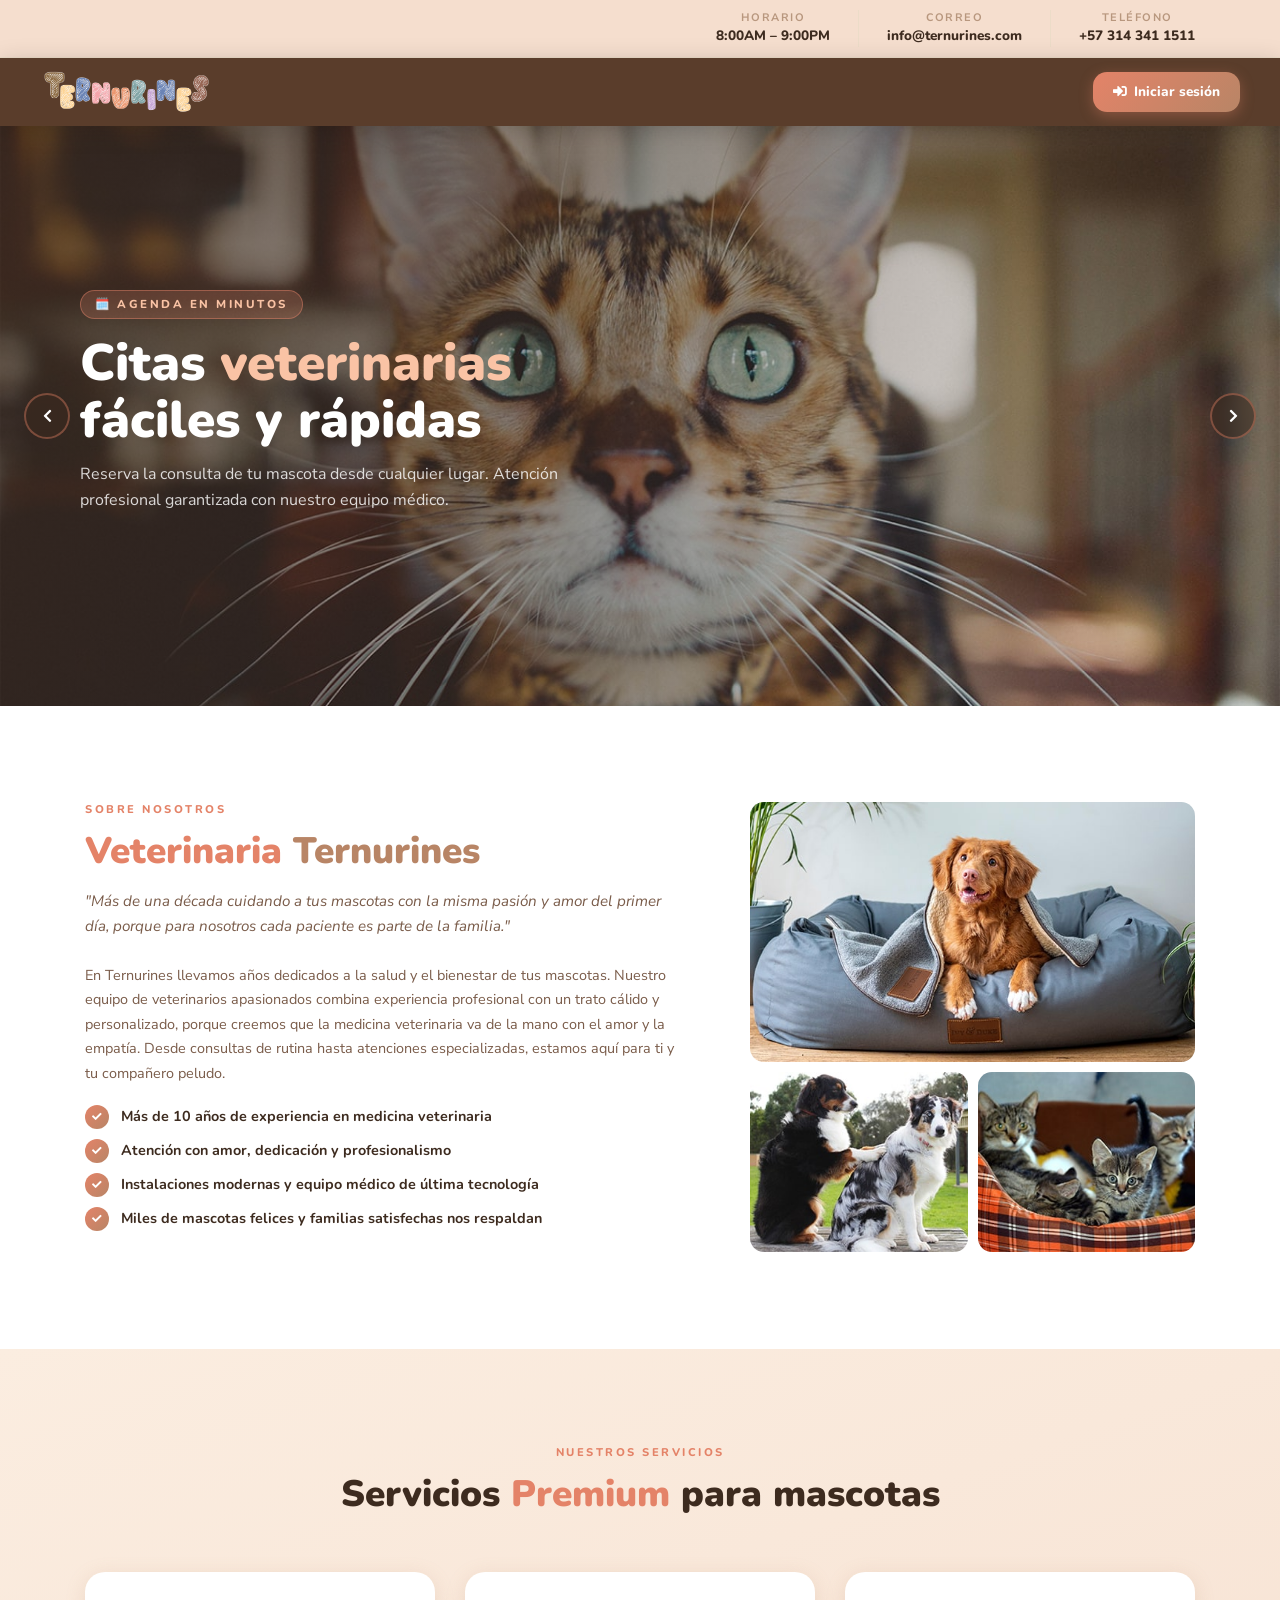
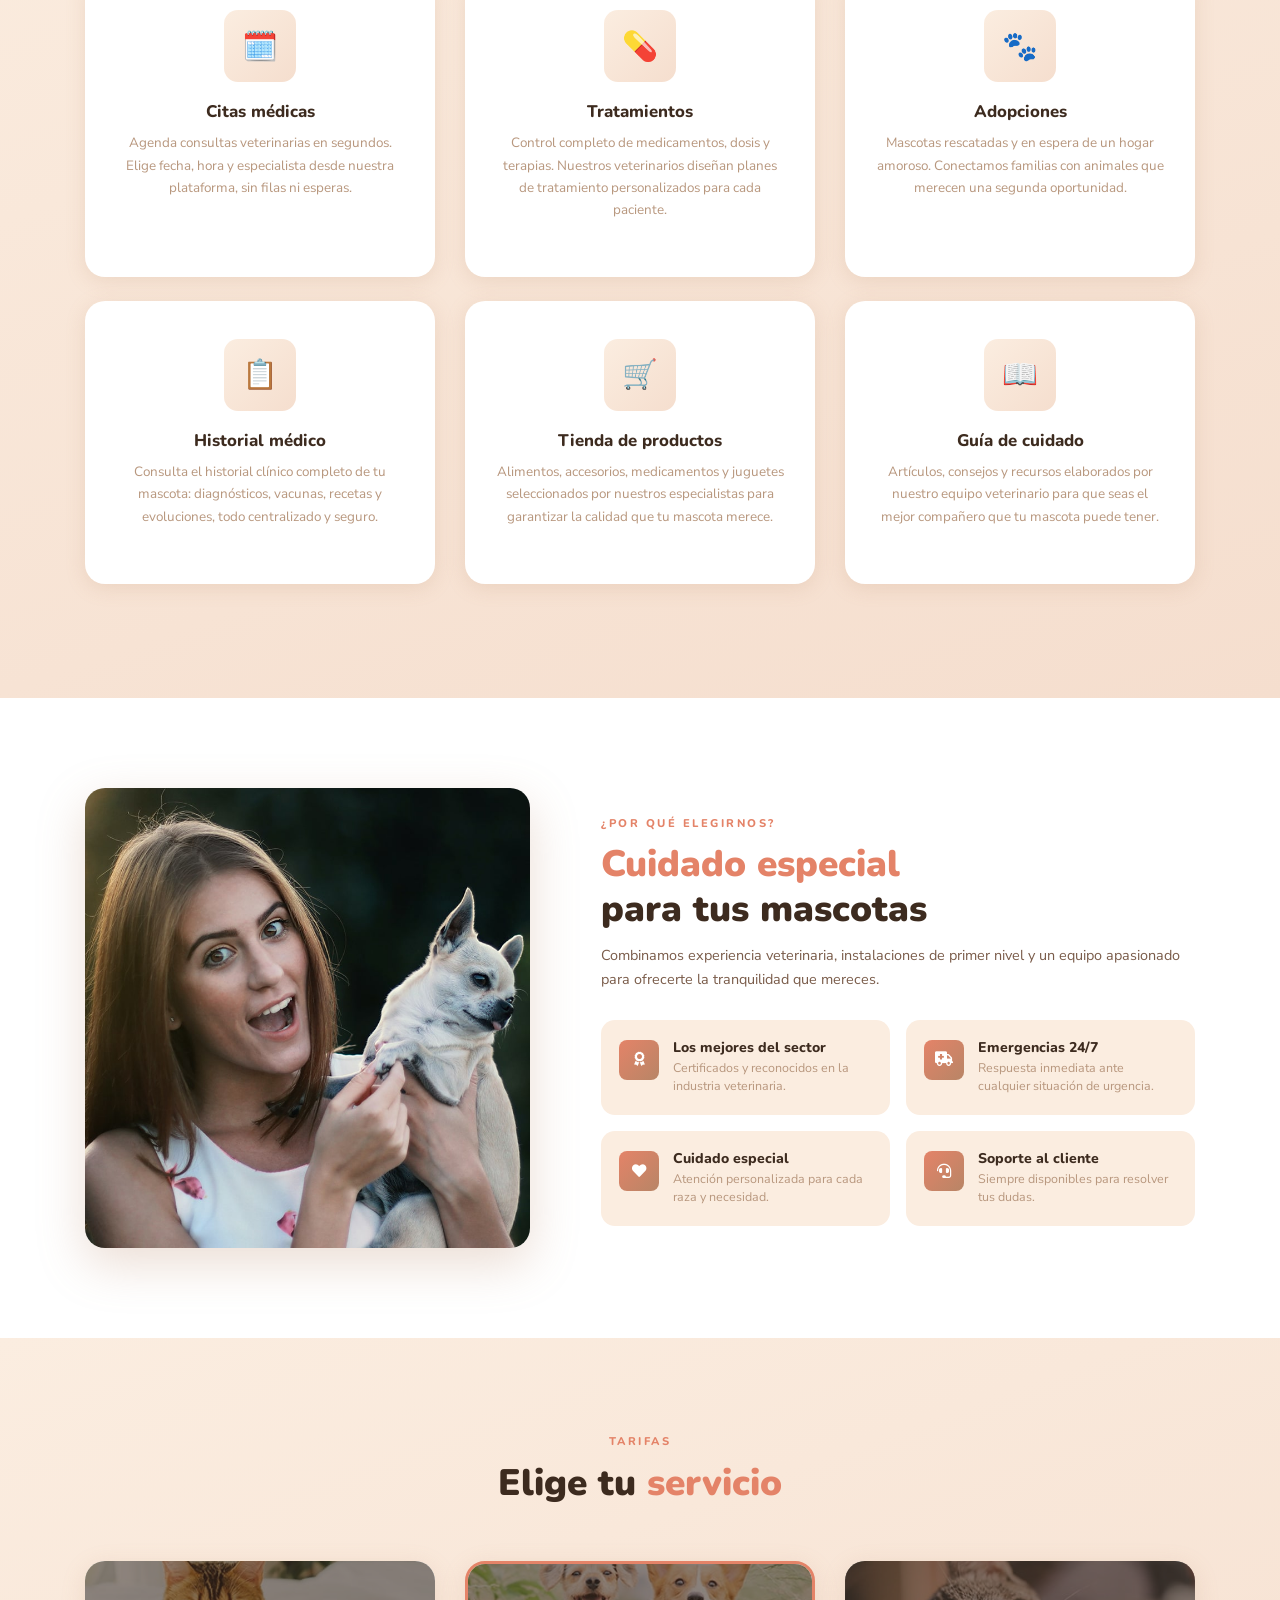
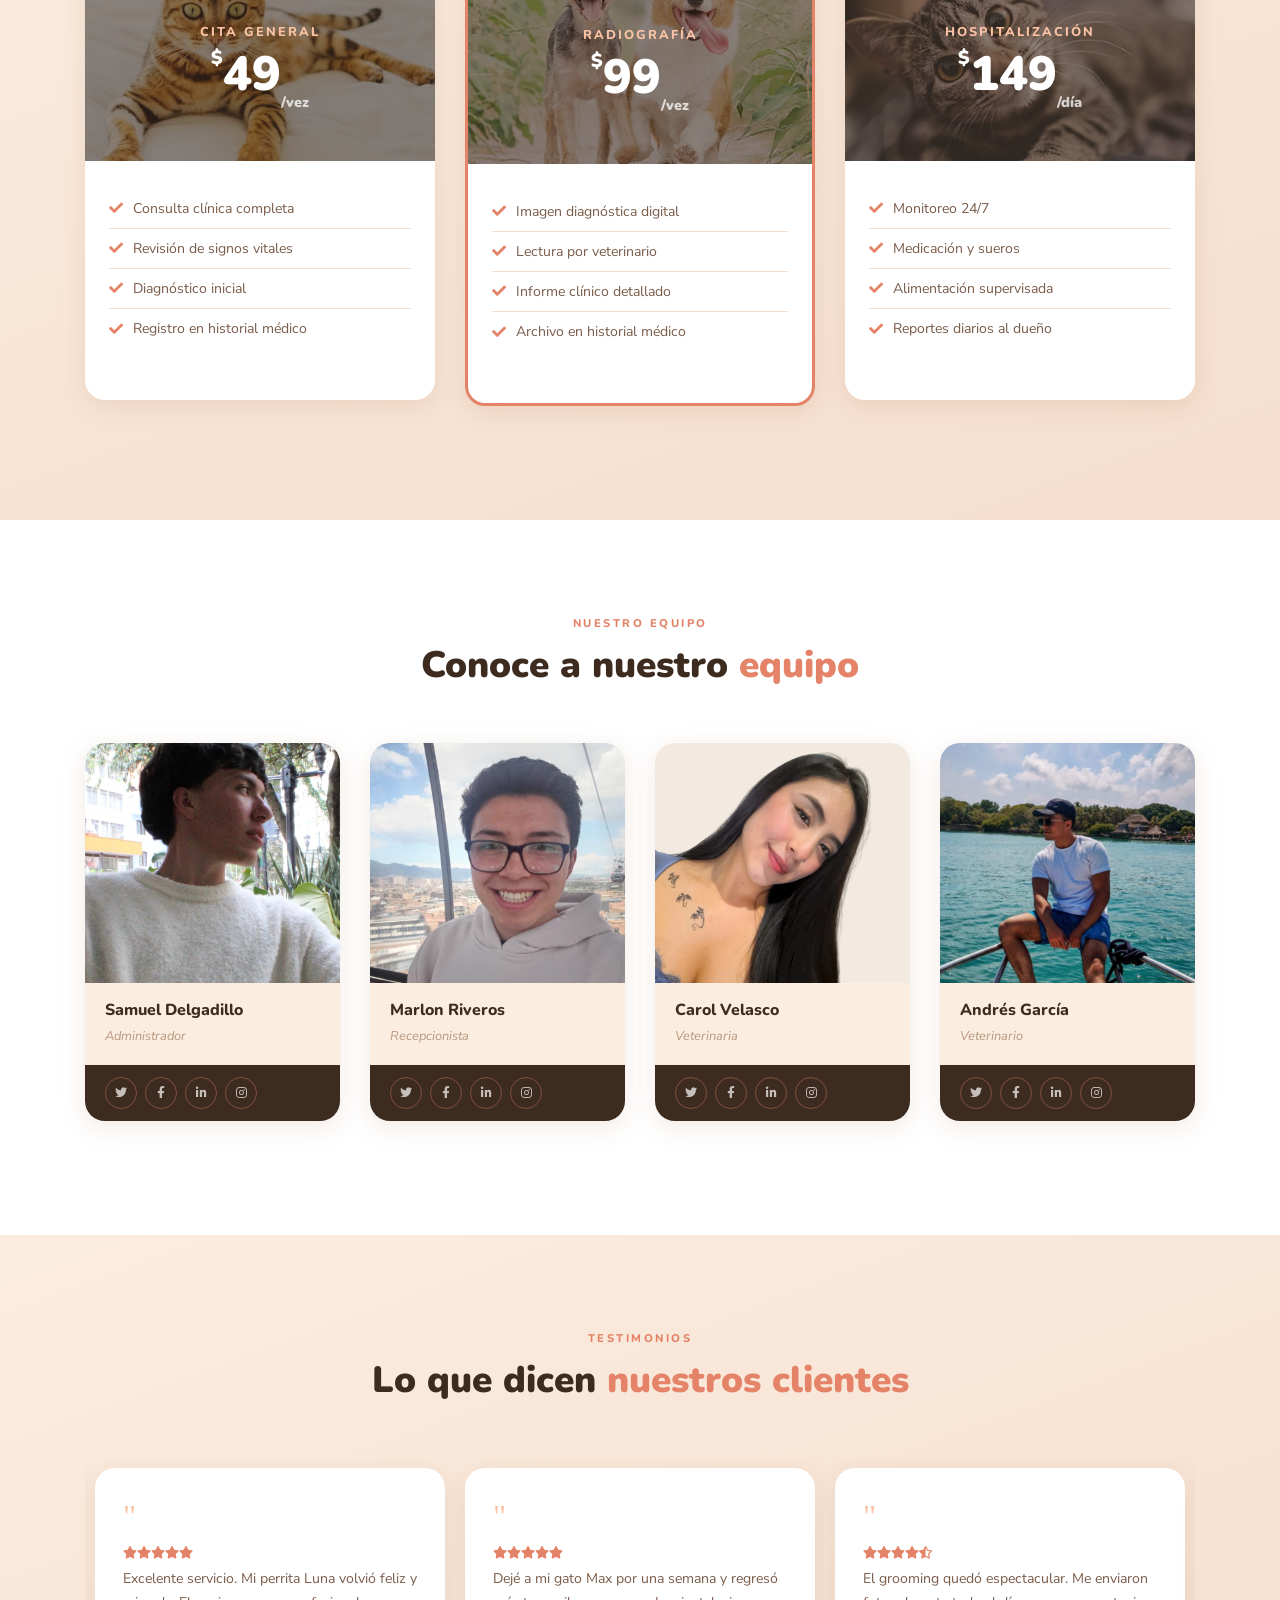
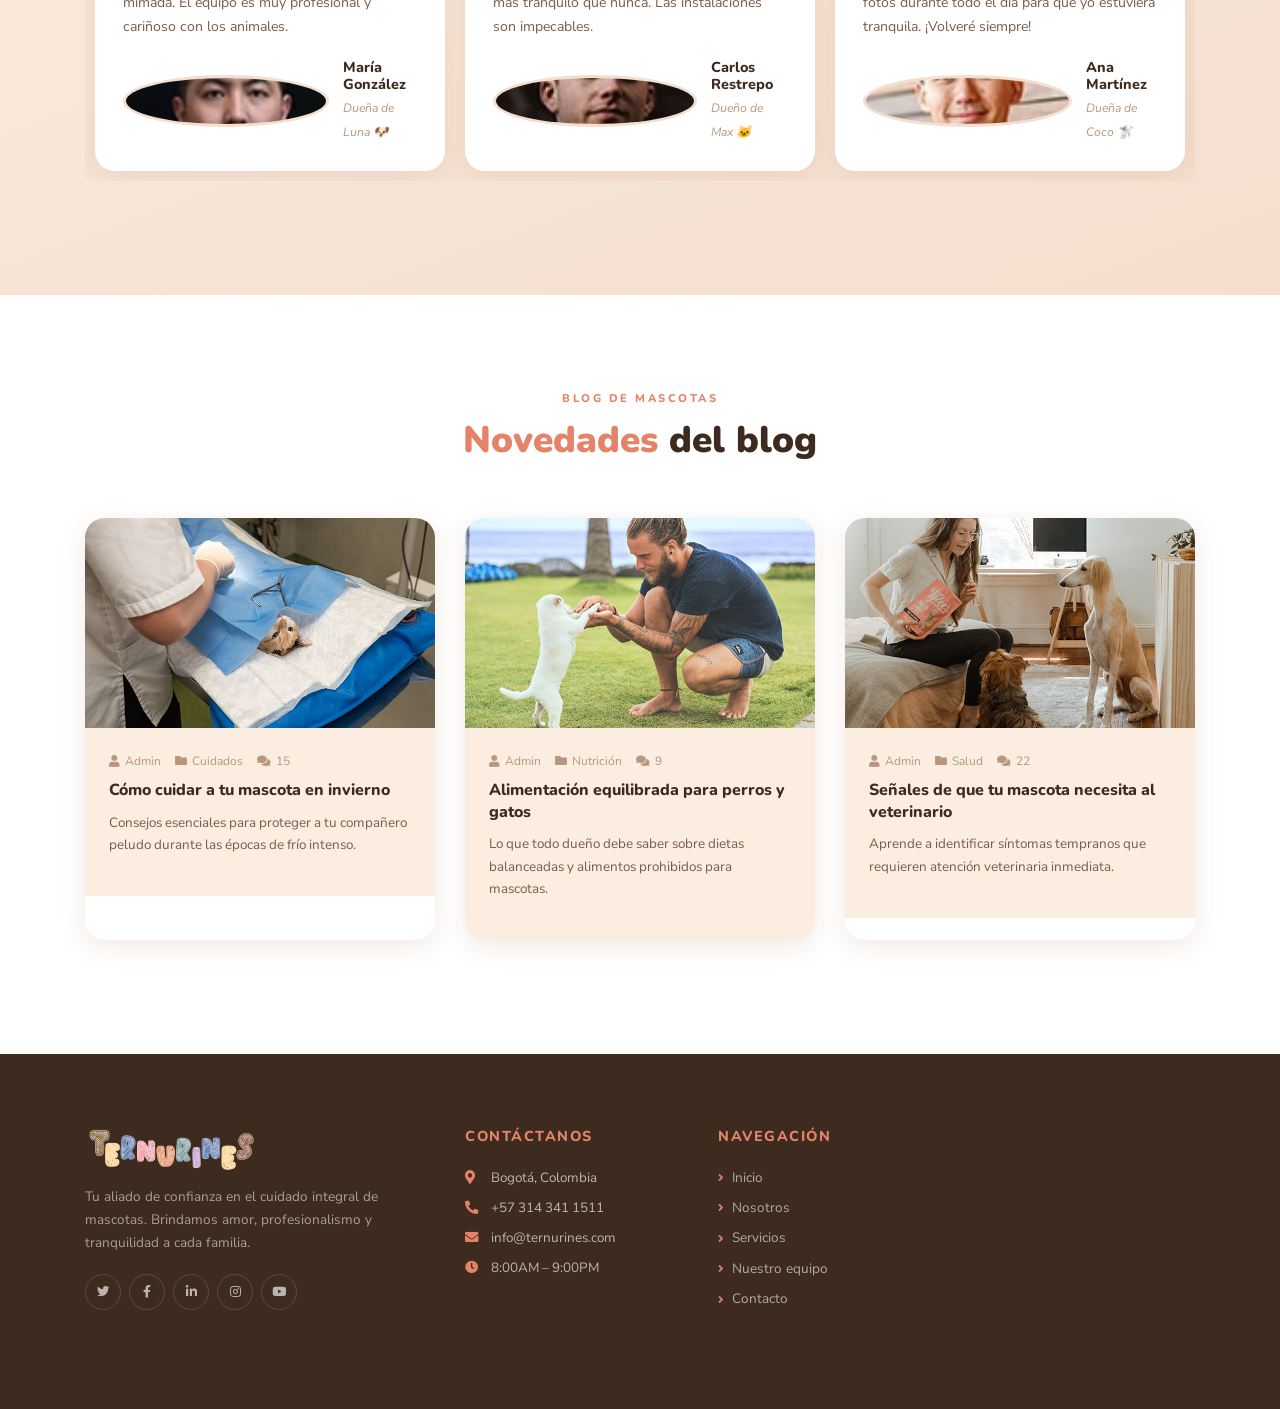
<file: ternurines/src/main/java/com/ternurines/view/index.html>
<!DOCTYPE html>
<html lang="es">
<head>
    <meta charset="utf-8">
    <title>Ternurines — HOME</title>
    <meta content="width=device-width, initial-scale=1.0" name="viewport">

    <!-- Google Fonts -->
    <link href="https://fonts.googleapis.com/css2?family=Nunito:wght@400;600;700;800;900&family=Nunito+Sans:wght@400;600;700&display=swap" rel="stylesheet">
    <!-- Font Awesome -->
    <link href="https://cdnjs.cloudflare.com/ajax/libs/font-awesome/5.10.0/css/all.min.css" rel="stylesheet">
    <!-- Bootstrap (solo grid y utilidades base) -->
    <link href="https://stackpath.bootstrapcdn.com/bootstrap/4.4.1/css/bootstrap.min.css" rel="stylesheet">
    <!-- Owl Carousel -->
    <link href="https://cdnjs.cloudflare.com/ajax/libs/OwlCarousel2/2.3.4/assets/owl.carousel.min.css" rel="stylesheet">

    <link rel="icon" type="image/png" href="img/jirafa.png">

    <style>
        /* ══════════════════════════════════════════════
           SISTEMA DE DISEÑO — TERNURINES
        ══════════════════════════════════════════════ */
        :root {
            --cream:       #fbede0;
            --cream-mid:   #f5dece;
            --cream-deep:  #ecdcc8;
            --salmon:      #fac3a5;
            --terracota:   #e48368;
            --terracota-d: #c9664d;
            --brown:       #b88566;
            --olive:       #ac9f7c;
            --white:       #ffffff;
            --dark:        #3d2b1f;
            --dark-mid:    #5a3d2b;
            --text-mid:    #7a5c4a;
            --text-light:  #b8977e;
            --shadow:      rgba(184,133,102,0.18);
            --shadow-md:   rgba(184,133,102,0.28);
            --navbar-h:    68px;
            --radius-sm:   8px;
            --radius-md:   14px;
            --radius-lg:   20px;
        }

        *, *::before, *::after { box-sizing: border-box; }

        html { scroll-behavior: smooth; }

        body {
            font-family: 'Nunito Sans', sans-serif;
            background: var(--white);
            color: var(--dark);
            overflow-x: hidden;
        }

        h1, h2, h3, h4, h5, h6 {
            font-family: 'Nunito', sans-serif;
        }

        /* ── Scrollbar ── */
        ::-webkit-scrollbar { width: 7px; }
        ::-webkit-scrollbar-track { background: var(--cream); }
        ::-webkit-scrollbar-thumb { background: var(--salmon); border-radius: 99px; }

        /* ══════════════════════════════════════════════
           TOPBAR
        ══════════════════════════════════════════════ */
        .topbar {
            background: var(--dark);
            padding: 10px 0;
        }
        .topbar-links a {
            color: rgba(255,255,255,0.7);
            font-size: 0.8rem;
            font-weight: 600;
            text-decoration: none;
            margin: 0 12px;
            transition: color .2s;
        }
        .topbar-links a:hover { color: var(--salmon); }
        .topbar-links .sep { color: rgba(255,255,255,0.25); }
        .topbar-social a {
            color: rgba(255,255,255,0.6);
            font-size: 0.85rem;
            margin: 0 8px;
            transition: color .2s;
        }
        .topbar-social a:hover { color: var(--terracota); }

        /* ══════════════════════════════════════════════
           NAVBAR
        ══════════════════════════════════════════════ */
        .navbar-ternurines {
            position: sticky;
            top: 0;
            z-index: 999;
            background: var(--dark-mid);
            height: var(--navbar-h);
            display: flex;
            align-items: center;
            padding: 0 40px;
            box-shadow: 0 4px 24px rgba(0,0,0,0.18);
        }
        .navbar-brand-custom img {
            height: 44px;
            object-fit: contain;
        }
        .navbar-brand-custom .brand-fallback {
            font-family: 'Nunito', sans-serif;
            font-weight: 900;
            font-size: 1.6rem;
            color: var(--white);
        }
        .navbar-brand-custom .brand-fallback span { color: var(--terracota); }

        .nav-links {
            display: flex;
            align-items: center;
            gap: 4px;
            margin: 0 auto;
            list-style: none;
            padding: 0;
        }
        .nav-links a {
            font-family: 'Nunito', sans-serif;
            font-weight: 700;
            font-size: 0.88rem;
            color: rgba(255,255,255,0.75);
            text-decoration: none;
            padding: 8px 14px;
            border-radius: var(--radius-sm);
            transition: all .2s;
        }
        .nav-links a:hover,
        .nav-links a.active { color: var(--white); background: rgba(228,131,104,0.18); }

        .nav-links .dropdown { position: relative; }
        .nav-links .dropdown-menu-custom {
            display: none;
            position: absolute;
            top: calc(100% + 8px);
            left: 0;
            background: var(--dark);
            border-radius: var(--radius-md);
            padding: 8px;
            min-width: 160px;
            box-shadow: 0 12px 32px rgba(0,0,0,0.28);
            border: 1px solid rgba(255,255,255,0.08);
        }
        .nav-links .dropdown:hover .dropdown-menu-custom { display: block; }
        .nav-links .dropdown-menu-custom a {
            display: block;
            border-radius: var(--radius-sm);
            padding: 8px 14px;
            font-size: 0.84rem;
        }

        .navbar-info {
            display: flex;
            gap: 24px;
            align-items: center;
        }
        .navbar-info-item {
            text-align: right;
        }
        .navbar-info-item .label {
            font-size: 0.68rem;
            font-weight: 700;
            text-transform: uppercase;
            letter-spacing: 1.5px;
            color: var(--text-light);
            display: block;
        }
        .navbar-info-item .value {
            font-size: 0.8rem;
            font-weight: 700;
            color: rgba(255,255,255,0.85);
        }
        .navbar-divider {
            width: 1px;
            height: 32px;
            background: rgba(255,255,255,0.12);
        }
        .btn-quote {
            background: linear-gradient(135deg, var(--terracota), var(--brown));
            color: var(--white);
            font-family: 'Nunito', sans-serif;
            font-weight: 800;
            font-size: 0.85rem;
            border: none;
            border-radius: var(--radius-md);
            padding: 10px 20px;
            cursor: pointer;
            text-decoration: none;
            transition: all .22s;
            box-shadow: 0 4px 14px rgba(228,131,104,0.35);
            white-space: nowrap;
            margin-left: auto;
        }
        .btn-quote:hover {
            transform: translateY(-2px);
            box-shadow: 0 7px 20px rgba(228,131,104,0.45);
            color: var(--white);
            text-decoration: none;
        }

        /* ══════════════════════════════════════════════
           HERO / CAROUSEL
        ══════════════════════════════════════════════ */
        .hero-section { position: relative; overflow: hidden; }
        .hero-slide { position: relative; }
        .hero-slide img {
            width: 100%;
            height: 580px;
            object-fit: cover;
            display: block;
        }
        .hero-overlay {
            position: absolute;
            inset: 0;
            background: linear-gradient(110deg, rgba(61,43,31,0.72) 0%, rgba(61,43,31,0.3) 60%, transparent 100%);
            display: flex;
            align-items: center;
            padding: 0 80px;
        }
        .hero-content { max-width: 560px; }
        .hero-badge {
            display: inline-block;
            background: rgba(228,131,104,0.22);
            border: 1px solid rgba(228,131,104,0.45);
            color: var(--salmon);
            font-family: 'Nunito', sans-serif;
            font-weight: 800;
            font-size: 0.72rem;
            text-transform: uppercase;
            letter-spacing: 2.5px;
            padding: 5px 14px;
            border-radius: 99px;
            margin-bottom: 16px;
        }
        .hero-content h1 {
            font-weight: 900;
            font-size: 3.2rem;
            color: var(--white);
            line-height: 1.1;
            margin-bottom: 14px;
        }
        .hero-content h1 span { color: var(--salmon); }
        .hero-content p {
            color: rgba(255,255,255,0.82);
            font-size: 1rem;
            line-height: 1.6;
            margin-bottom: 28px;
        }
        .hero-btns { display: flex; gap: 12px; flex-wrap: wrap; }
        .btn-primary-t {
            background: linear-gradient(135deg, var(--terracota), var(--brown));
            color: var(--white);
            font-family: 'Nunito', sans-serif;
            font-weight: 800;
            font-size: 0.92rem;
            border: none;
            border-radius: var(--radius-md);
            padding: 13px 26px;
            cursor: pointer;
            text-decoration: none;
            transition: all .22s;
            box-shadow: 0 4px 18px rgba(228,131,104,0.4);
            display: inline-flex;
            align-items: center;
            gap: 8px;
        }
        .btn-primary-t:hover {
            transform: translateY(-2px);
            box-shadow: 0 8px 24px rgba(228,131,104,0.5);
            color: var(--white);
            text-decoration: none;
        }
        .btn-outline-t {
            background: rgba(255,255,255,0.1);
            backdrop-filter: blur(8px);
            color: var(--white);
            font-family: 'Nunito', sans-serif;
            font-weight: 800;
            font-size: 0.92rem;
            border: 2px solid rgba(255,255,255,0.45);
            border-radius: var(--radius-md);
            padding: 11px 26px;
            cursor: pointer;
            text-decoration: none;
            transition: all .22s;
            display: inline-flex;
            align-items: center;
            gap: 8px;
        }
        .btn-outline-t:hover {
            background: rgba(255,255,255,0.2);
            border-color: var(--white);
            color: var(--white);
            text-decoration: none;
        }

        /* Carousel controls */
        .carousel-ctrl {
            position: absolute;
            top: 50%;
            transform: translateY(-50%);
            width: 46px; height: 46px;
            background: rgba(61,43,31,0.55);
            backdrop-filter: blur(6px);
            border: 2px solid rgba(228,131,104,0.4);
            border-radius: 50%;
            color: var(--white);
            display: flex;
            align-items: center;
            justify-content: center;
            cursor: pointer;
            transition: all .2s;
            z-index: 10;
            text-decoration: none;
            font-size: 0.9rem;
        }
        .carousel-ctrl:hover {
            background: var(--terracota);
            border-color: var(--terracota);
            color: var(--white);
        }
        .carousel-ctrl-prev { left: 24px; }
        .carousel-ctrl-next { right: 24px; }

        /* ══════════════════════════════════════════════
           SECCIÓN GENÉRICA
        ══════════════════════════════════════════════ */
        .section-badge {
            display: inline-block;
            font-family: 'Nunito', sans-serif;
            font-weight: 800;
            font-size: 0.7rem;
            text-transform: uppercase;
            letter-spacing: 2.5px;
            color: var(--terracota);
            margin-bottom: 10px;
        }
        .section-title {
            font-weight: 900;
            font-size: 2.3rem;
            color: var(--dark);
            line-height: 1.2;
            margin-bottom: 0;
        }
        .section-title span { color: var(--terracota); }
        .section-title span.alt { color: var(--brown); }

        /* ══════════════════════════════════════════════
           BOOKING
        ══════════════════════════════════════════════ */
        .booking-section {
            background: linear-gradient(160deg, var(--cream) 0%, var(--cream-mid) 100%);
            padding: 72px 0;
        }
        .booking-form-wrap {
            background: linear-gradient(145deg, var(--terracota), var(--brown));
            border-radius: var(--radius-lg);
            padding: 44px 36px;
            box-shadow: 0 16px 48px rgba(228,131,104,0.3);
        }
        .booking-form-wrap h3 {
            font-weight: 900;
            font-size: 1.45rem;
            color: var(--white);
            margin-bottom: 24px;
        }
        .booking-input {
            width: 100%;
            height: 48px;
            border: 2px solid rgba(255,255,255,0.25);
            border-radius: var(--radius-sm);
            background: rgba(255,255,255,0.15);
            backdrop-filter: blur(6px);
            color: var(--white);
            font-family: 'Nunito Sans', sans-serif;
            font-size: 0.88rem;
            padding: 0 16px;
            outline: none;
            margin-bottom: 14px;
            transition: border-color .2s, background .2s;
        }
        .booking-input::placeholder { color: rgba(255,255,255,0.6); }
        .booking-input:focus {
            border-color: rgba(255,255,255,0.7);
            background: rgba(255,255,255,0.22);
        }
        .booking-input option { color: var(--dark); background: var(--white); }
        .btn-book {
            width: 100%;
            height: 50px;
            background: var(--dark);
            border: none;
            border-radius: var(--radius-md);
            color: var(--white);
            font-family: 'Nunito', sans-serif;
            font-weight: 800;
            font-size: 0.95rem;
            cursor: pointer;
            transition: all .22s;
            margin-top: 6px;
            box-shadow: 0 4px 16px rgba(0,0,0,0.25);
        }
        .btn-book:hover {
            background: #2a1a10;
            transform: translateY(-2px);
            box-shadow: 0 8px 24px rgba(0,0,0,0.3);
        }
        .booking-info-col { padding-left: 48px; }
        .booking-info-col .sub { color: var(--text-mid); font-weight: 700; font-size: 0.85rem; margin-bottom: 6px; }
        .booking-info-col .title { font-weight: 900; font-size: 2.1rem; color: var(--dark); margin-bottom: 10px; }
        .booking-info-col .title span { color: var(--terracota); }
        .booking-info-col .desc { color: var(--text-mid); font-size: 0.9rem; line-height: 1.6; margin-bottom: 28px; }
        .booking-feature {
            display: flex;
            align-items: flex-start;
            gap: 16px;
            margin-bottom: 22px;
        }
        .booking-feature-icon {
            width: 48px; height: 48px;
            border-radius: var(--radius-md);
            background: var(--white);
            display: flex;
            align-items: center;
            justify-content: center;
            font-size: 1.3rem;
            flex-shrink: 0;
            box-shadow: 0 4px 14px var(--shadow);
        }
        .booking-feature-text h6 {
            font-weight: 800;
            font-size: 0.95rem;
            color: var(--dark);
            margin-bottom: 3px;
        }
        .booking-feature-text p {
            font-size: 0.82rem;
            color: var(--text-light);
            margin: 0;
        }

        /* ══════════════════════════════════════════════
           ABOUT
        ══════════════════════════════════════════════ */
        .about-section { padding: 90px 0; background: var(--white); }
        .about-img-grid { display: grid; grid-template-columns: 1fr 1fr; gap: 10px; }
        .about-img-grid .main { grid-column: span 2; }
        .about-img-grid img {
            width: 100%; height: 180px;
            object-fit: cover;
            border-radius: var(--radius-md);
        }
        .about-img-grid .main img { height: 260px; }
        .about-text-col { padding-right: 48px; }
        .about-desc { color: var(--text-mid); font-size: 0.9rem; line-height: 1.7; margin-bottom: 20px; }
        .about-quote {
            font-size: 0.95rem;
            color: var(--text-mid);
            font-style: italic;
            line-height: 1.65;
            margin-bottom: 24px;
        }
        .about-features { list-style: none; padding: 0; margin-bottom: 28px; }
        .about-features li {
            display: flex;
            align-items: center;
            gap: 12px;
            font-family: 'Nunito', sans-serif;
            font-weight: 700;
            font-size: 0.9rem;
            color: var(--dark);
            margin-bottom: 10px;
        }
        .about-features li .check {
            width: 24px; height: 24px;
            background: linear-gradient(135deg, var(--terracota), var(--brown));
            border-radius: 50%;
            display: flex;
            align-items: center;
            justify-content: center;
            color: var(--white);
            font-size: 0.65rem;
            flex-shrink: 0;
        }

        /* ══════════════════════════════════════════════
           SERVICES
        ══════════════════════════════════════════════ */
        .services-section {
            background: linear-gradient(160deg, var(--cream) 0%, var(--cream-mid) 100%);
            padding: 90px 0;
        }
        .service-card {
            background: var(--white);
            border-radius: var(--radius-lg);
            padding: 36px 28px;
            text-align: center;
            box-shadow: 0 4px 20px var(--shadow);
            transition: all .28s;
            height: 100%;
            border: 2px solid transparent;
        }
        .service-card:hover {
            transform: translateY(-6px);
            box-shadow: 0 16px 40px var(--shadow-md);
            border-color: var(--salmon);
        }
        .service-icon {
            width: 72px; height: 72px;
            border-radius: var(--radius-md);
            background: linear-gradient(135deg, var(--cream), var(--cream-mid));
            display: flex;
            align-items: center;
            justify-content: center;
            font-size: 1.8rem;
            margin: 0 auto 20px;
            transition: all .28s;
        }
        .service-card:hover .service-icon {
            background: linear-gradient(135deg, var(--terracota), var(--brown));
        }
        .service-card h4 {
            font-weight: 800;
            font-size: 1.05rem;
            color: var(--dark);
            margin-bottom: 10px;
        }
        .service-card p {
            font-size: 0.84rem;
            color: var(--text-light);
            line-height: 1.65;
            margin-bottom: 18px;
        }
        .service-link {
            font-family: 'Nunito', sans-serif;
            font-weight: 800;
            font-size: 0.78rem;
            text-transform: uppercase;
            letter-spacing: 1.5px;
            color: var(--terracota);
            text-decoration: none;
            transition: color .2s;
        }
        .service-link:hover { color: var(--brown); text-decoration: none; }

        /* ══════════════════════════════════════════════
           FEATURES / WHY US
        ══════════════════════════════════════════════ */
        .features-section { padding: 90px 0; background: var(--white); }
        .features-img {
            width: 100%;
            border-radius: var(--radius-lg);
            object-fit: cover;
            height: 460px;
            box-shadow: 0 16px 48px var(--shadow-md);
        }
        .features-text-col { padding-left: 56px; }
        .features-grid { display: grid; grid-template-columns: 1fr 1fr; gap: 16px; margin-top: 28px; }
        .feature-item {
            background: var(--cream);
            border-radius: var(--radius-md);
            padding: 20px 18px;
            display: flex;
            align-items: flex-start;
            gap: 14px;
            transition: all .22s;
        }
        .feature-item:hover {
            background: #fff5f0;
            transform: translateY(-2px);
            box-shadow: 0 6px 20px var(--shadow);
        }
        .feature-item-icon {
            width: 40px; height: 40px;
            border-radius: var(--radius-sm);
            background: linear-gradient(135deg, var(--terracota), var(--brown));
            display: flex;
            align-items: center;
            justify-content: center;
            color: var(--white);
            font-size: 0.9rem;
            flex-shrink: 0;
        }
        .feature-item-text h6 {
            font-weight: 800;
            font-size: 0.88rem;
            color: var(--dark);
            margin-bottom: 2px;
        }
        .feature-item-text p {
            font-size: 0.78rem;
            color: var(--text-light);
            margin: 0;
            line-height: 1.45;
        }

        /* ══════════════════════════════════════════════
           PRICING
        ══════════════════════════════════════════════ */
        .pricing-section {
            background: linear-gradient(160deg, var(--cream) 0%, var(--cream-mid) 100%);
            padding: 90px 0;
        }
        .price-card {
            background: var(--white);
            border-radius: var(--radius-lg);
            overflow: hidden;
            box-shadow: 0 6px 24px var(--shadow);
            transition: all .28s;
            position: relative;
        }
        .price-card:hover {
            transform: translateY(-6px);
            box-shadow: 0 18px 48px var(--shadow-md);
        }
        .price-card.featured {
            border: 3px solid var(--terracota);
        }
        .price-card.featured .featured-badge {
            position: absolute;
            top: 16px; right: 16px;
            background: var(--terracota);
            color: var(--white);
            font-family: 'Nunito', sans-serif;
            font-weight: 800;
            font-size: 0.68rem;
            text-transform: uppercase;
            letter-spacing: 1.5px;
            padding: 4px 12px;
            border-radius: 99px;
        }
        .price-header {
            position: relative;
            height: 200px;
        }
        .price-header img {
            width: 100%; height: 100%;
            object-fit: cover;
            display: block;
        }
        .price-header-overlay {
            position: absolute;
            inset: 0;
            background: rgba(61,43,31,0.58);
            display: flex;
            flex-direction: column;
            align-items: center;
            justify-content: center;
        }
        .price-tier {
            font-family: 'Nunito', sans-serif;
            font-weight: 800;
            font-size: 0.8rem;
            text-transform: uppercase;
            letter-spacing: 2px;
            color: var(--salmon);
            margin-bottom: 8px;
        }
        .price-amount {
            font-family: 'Nunito', sans-serif;
            font-weight: 900;
            font-size: 3rem;
            color: var(--white);
            line-height: 1;
        }
        .price-amount sup { font-size: 1.2rem; vertical-align: super; }
        .price-amount sub { font-size: 0.9rem; vertical-align: bottom; opacity: 0.75; }
        .price-body { padding: 28px 24px; }
        .price-features { list-style: none; padding: 0; margin-bottom: 24px; }
        .price-features li {
            display: flex;
            align-items: center;
            gap: 10px;
            font-size: 0.88rem;
            color: var(--text-mid);
            padding: 9px 0;
            border-bottom: 1px solid var(--cream-mid);
        }
        .price-features li:last-child { border-bottom: none; }
        .price-features li .ic-yes { color: var(--terracota); }
        .price-features li .ic-no { color: #ccc; }
        .price-features li.unavailable { color: #ccc; }
        .btn-price {
            display: block;
            width: 100%;
            padding: 14px;
            border: none;
            border-radius: var(--radius-md);
            background: linear-gradient(135deg, var(--terracota), var(--brown));
            color: var(--white);
            font-family: 'Nunito', sans-serif;
            font-weight: 800;
            font-size: 0.9rem;
            cursor: pointer;
            transition: all .22s;
            text-align: center;
            text-decoration: none;
            box-shadow: 0 4px 14px rgba(228,131,104,0.32);
        }
        .btn-price:hover {
            transform: translateY(-2px);
            box-shadow: 0 8px 22px rgba(228,131,104,0.45);
            color: var(--white);
            text-decoration: none;
        }
        .btn-price.outline {
            background: transparent;
            border: 2px solid var(--terracota);
            color: var(--terracota);
            box-shadow: none;
        }
        .btn-price.outline:hover {
            background: var(--terracota);
            color: var(--white);
        }

        /* ══════════════════════════════════════════════
           TEAM
        ══════════════════════════════════════════════ */
        .team-section { padding: 90px 0; background: var(--white); }
        .team-card {
            background: var(--white);
            border-radius: var(--radius-lg);
            overflow: hidden;
            box-shadow: 0 6px 24px var(--shadow);
            transition: all .28s;
        }
        .team-card:hover {
            transform: translateY(-6px);
            box-shadow: 0 18px 40px var(--shadow-md);
        }
        .team-card img {
            width: 100%;
            height: 240px;
            object-fit: cover;
            display: block;
        }
        .team-info {
            padding: 18px 20px;
            background: var(--cream);
        }
        .team-info h5 {
            font-weight: 800;
            font-size: 1rem;
            color: var(--dark);
            margin-bottom: 3px;
        }
        .team-info span {
            font-size: 0.8rem;
            color: var(--text-light);
            font-style: italic;
        }
        .team-social-bar {
            background: var(--dark);
            padding: 12px 20px;
            display: flex;
            gap: 8px;
            align-items: center;
        }
        .team-social-bar a {
            width: 32px; height: 32px;
            border: 1px solid rgba(228,131,104,0.4);
            border-radius: 50%;
            display: flex;
            align-items: center;
            justify-content: center;
            color: rgba(255,255,255,0.7);
            font-size: 0.75rem;
            text-decoration: none;
            transition: all .2s;
        }
        .team-social-bar a:hover {
            background: var(--terracota);
            border-color: var(--terracota);
            color: var(--white);
        }

        /* ══════════════════════════════════════════════
           TESTIMONIALS
        ══════════════════════════════════════════════ */
        .testimonials-section {
            background: linear-gradient(160deg, var(--cream) 0%, var(--cream-mid) 100%);
            padding: 90px 0;
        }
        .testimonial-card {
            background: var(--white);
            border-radius: var(--radius-lg);
            padding: 32px 28px 28px;
            box-shadow: 0 6px 24px var(--shadow);
            margin: 10px;
        }
        .testimonial-quote {
            font-size: 2rem;
            color: var(--salmon);
            font-family: Georgia, serif;
            line-height: 1;
            margin-bottom: 12px;
        }
        .testimonial-card p {
            font-size: 0.88rem;
            color: var(--text-mid);
            line-height: 1.7;
            margin-bottom: 20px;
        }
        .testimonial-author {
            display: flex;
            align-items: center;
            gap: 14px;
        }
        .testimonial-author img {
            width: 52px; height: 52px;
            border-radius: 50%;
            object-fit: cover;
            border: 3px solid var(--cream-mid);
        }
        .testimonial-author-info h6 {
            font-weight: 800;
            font-size: 0.9rem;
            color: var(--dark);
            margin-bottom: 2px;
        }
        .testimonial-author-info span {
            font-size: 0.76rem;
            color: var(--text-light);
            font-style: italic;
        }
        .stars { color: var(--terracota); font-size: 0.78rem; margin-bottom: 4px; }

        /* ══════════════════════════════════════════════
           BLOG
        ══════════════════════════════════════════════ */
        .blog-section { padding: 90px 0; background: var(--white); }
        .blog-card {
            background: var(--white);
            border-radius: var(--radius-lg);
            overflow: hidden;
            box-shadow: 0 6px 24px var(--shadow);
            transition: all .28s;
            height: 100%;
        }
        .blog-card:hover {
            transform: translateY(-6px);
            box-shadow: 0 18px 40px var(--shadow-md);
        }
        .blog-card img {
            width: 100%;
            height: 210px;
            object-fit: cover;
            display: block;
            transition: transform .4s;
        }
        .blog-card:hover img { transform: scale(1.04); }
        .blog-card-img-wrap { overflow: hidden; }
        .blog-body {
            background: var(--cream);
            padding: 24px;
        }
        .blog-meta {
            display: flex;
            gap: 14px;
            margin-bottom: 10px;
        }
        .blog-meta span {
            font-size: 0.75rem;
            color: var(--text-light);
            display: flex;
            align-items: center;
            gap: 5px;
        }
        .blog-body h4 {
            font-weight: 800;
            font-size: 1rem;
            color: var(--dark);
            margin-bottom: 10px;
            line-height: 1.35;
        }
        .blog-body p {
            font-size: 0.84rem;
            color: var(--text-mid);
            line-height: 1.65;
            margin-bottom: 16px;
        }
        .blog-link {
            font-family: 'Nunito', sans-serif;
            font-weight: 800;
            font-size: 0.78rem;
            text-transform: uppercase;
            letter-spacing: 1.5px;
            color: var(--terracota);
            text-decoration: none;
            display: inline-flex;
            align-items: center;
            gap: 6px;
            transition: color .2s;
        }
        .blog-link:hover { color: var(--brown); text-decoration: none; }

        /* ══════════════════════════════════════════════
           FOOTER
        ══════════════════════════════════════════════ */
        .footer-main {
            background: var(--dark);
            padding: 72px 0 36px;
        }
        .footer-brand-name {
            font-family: 'Nunito', sans-serif;
            font-weight: 900;
            font-size: 1.8rem;
            color: var(--white);
            margin-bottom: 14px;
        }
        .footer-brand-name span { color: var(--terracota); }
        .footer-desc {
            font-size: 0.85rem;
            color: rgba(255,255,255,0.55);
            line-height: 1.7;
        }
        .footer-heading {
            font-family: 'Nunito', sans-serif;
            font-weight: 800;
            font-size: 0.9rem;
            color: var(--terracota);
            text-transform: uppercase;
            letter-spacing: 1.5px;
            margin-bottom: 20px;
        }
        .footer-contact-item {
            display: flex;
            align-items: center;
            gap: 10px;
            font-size: 0.84rem;
            color: rgba(255,255,255,0.65);
            margin-bottom: 10px;
        }
        .footer-contact-item i { color: var(--terracota); width: 16px; }
        .footer-social { display: flex; gap: 8px; margin-top: 20px; }
        .footer-social a {
            width: 36px; height: 36px;
            border: 1px solid rgba(255,255,255,0.15);
            border-radius: 50%;
            display: flex;
            align-items: center;
            justify-content: center;
            color: rgba(255,255,255,0.65);
            font-size: 0.78rem;
            text-decoration: none;
            transition: all .2s;
        }
        .footer-social a:hover {
            background: var(--terracota);
            border-color: var(--terracota);
            color: var(--white);
        }
        .footer-links { list-style: none; padding: 0; }
        .footer-links li { margin-bottom: 10px; }
        .footer-links a {
            font-size: 0.85rem;
            color: rgba(255,255,255,0.6);
            text-decoration: none;
            display: flex;
            align-items: center;
            gap: 8px;
            transition: color .2s;
        }
        .footer-links a:hover { color: var(--salmon); }
        .footer-links a i { color: var(--terracota); font-size: 0.7rem; }

        /* Newsletter */
        .footer-input {
            width: 100%;
            height: 44px;
            border: 1px solid rgba(255,255,255,0.12);
            border-radius: var(--radius-sm);
            background: rgba(255,255,255,0.07);
            color: var(--white);
            font-family: 'Nunito Sans', sans-serif;
            font-size: 0.85rem;
            padding: 0 16px;
            outline: none;
            margin-bottom: 10px;
            transition: border-color .2s;
        }
        .footer-input::placeholder { color: rgba(255,255,255,0.35); }
        .footer-input:focus { border-color: rgba(228,131,104,0.5); }
        .btn-newsletter {
            width: 100%;
            height: 44px;
            background: linear-gradient(135deg, var(--terracota), var(--brown));
            border: none;
            border-radius: var(--radius-sm);
            color: var(--white);
            font-family: 'Nunito', sans-serif;
            font-weight: 800;
            font-size: 0.88rem;
            cursor: pointer;
            transition: all .22s;
            box-shadow: 0 4px 14px rgba(228,131,104,0.3);
        }
        .btn-newsletter:hover {
            transform: translateY(-2px);
            box-shadow: 0 8px 20px rgba(228,131,104,0.4);
        }

        .footer-bottom {
            background: #2a1a10;
            padding: 18px 0;
        }
        .footer-bottom p {
            font-size: 0.8rem;
            color: rgba(255,255,255,0.45);
            margin: 0;
        }
        .footer-bottom a { color: rgba(255,255,255,0.65); text-decoration: none; }
        .footer-bottom a:hover { color: var(--salmon); }
        .footer-bottom-links {
            display: flex;
            gap: 16px;
            justify-content: flex-end;
        }
        .footer-bottom-links a {
            font-size: 0.78rem;
            color: rgba(255,255,255,0.45);
            text-decoration: none;
            transition: color .2s;
        }
        .footer-bottom-links a:hover { color: var(--salmon); }

        /* ══════════════════════════════════════════════
           BACK TO TOP
        ══════════════════════════════════════════════ */
        .back-to-top {
            position: fixed;
            bottom: 28px;
            right: 28px;
            width: 46px; height: 46px;
            background: linear-gradient(135deg, var(--terracota), var(--brown));
            border-radius: 50%;
            display: none;
            align-items: center;
            justify-content: center;
            color: var(--white);
            font-size: 1rem;
            text-decoration: none;
            box-shadow: 0 6px 20px rgba(228,131,104,0.4);
            transition: all .22s;
            z-index: 990;
        }
        .back-to-top.visible { display: flex; }
        .back-to-top:hover {
            transform: translateY(-3px);
            box-shadow: 0 10px 28px rgba(228,131,104,0.5);
            color: var(--white);
        }

        /* ══════════════════════════════════════════════
           UTILITIES
        ══════════════════════════════════════════════ */
        .text-center-section {
            text-align: center;
            margin-bottom: 56px;
        }
        .mb-section { margin-bottom: 56px; }

        @media (max-width: 991px) {
            .booking-info-col { padding-left: 0; margin-top: 36px; }
            .about-text-col { padding-right: 0; margin-bottom: 36px; }
            .features-text-col { padding-left: 0; margin-top: 36px; }
            .hero-content h1 { font-size: 2.2rem; }
            .hero-overlay { padding: 0 36px; }
            .nav-links, .navbar-info, .navbar-divider { display: none; }
        }
        @media (max-width: 767px) {
            .section-title { font-size: 1.8rem; }
            .hero-slide img { height: 420px; }
            .features-grid { grid-template-columns: 1fr; }
            .footer-bottom-links { justify-content: center; margin-top: 8px; }
        }
    </style>
</head>
<body>

   
    <!-- ══════ INFO BAR ══════ -->
    <div style="background: var(--cream-mid); padding: 10px 0; border-bottom: 1px solid var(--cream-deep);">
        <div class="container">
            <div class="d-flex justify-content-between align-items-center flex-wrap" style="gap:12px;">
                <a href="#" style="text-decoration:none;">
                    
                    <span id="ib-fb" style="display:none;font-family:'Nunito',sans-serif;font-weight:900;font-size:1.4rem;color:var(--dark);">
                        <span style="color:var(--terracota);">Ternu</span>rines
                    </span>
                </a>
                <div class="d-flex" style="gap:28px;">
                    <div style="text-align:center;">
                        <div style="font-size:0.68rem;font-weight:700;color:var(--text-light);text-transform:uppercase;letter-spacing:1.5px;">Horario</div>
                        <div style="font-family:'Nunito',sans-serif;font-weight:800;font-size:0.85rem;color:var(--dark);">8:00AM – 9:00PM</div>
                    </div>
                    <div style="width:1px;background:var(--cream-deep);"></div>
                    <div style="text-align:center;">
                        <div style="font-size:0.68rem;font-weight:700;color:var(--text-light);text-transform:uppercase;letter-spacing:1.5px;">Correo</div>
                        <div style="font-family:'Nunito',sans-serif;font-weight:800;font-size:0.85rem;color:var(--dark);">info@ternurines.com</div>
                    </div>
                    <div style="width:1px;background:var(--cream-deep);"></div>
                    <div style="text-align:center;">
                        <div style="font-size:0.68rem;font-weight:700;color:var(--text-light);text-transform:uppercase;letter-spacing:1.5px;">Teléfono</div>
                        <div style="font-family:'Nunito',sans-serif;font-weight:800;font-size:0.85rem;color:var(--dark);">+57 314 341 1511</div>
                    </div>
                </div>
            </div>
        </div>
    </div>

    <!-- ══════ NAVBAR ══════ -->
    <nav class="navbar-ternurines">
        <a href="index.html" style="text-decoration:none;flex-shrink:0;">
            <img src="img/navbar_logo.png" style="height:42px;object-fit:contain;"
                 onerror="this.style.display='none';document.getElementById('nb-fb').style.display='block';" alt="Ternurines">
            <span id="nb-fb" style="display:none;font-family:'Nunito',sans-serif;font-weight:900;font-size:1.5rem;color:#fff;">
                <span style="color:var(--terracota);">Ternu</span>rines
            </span>
        </a>

        

        <a href="login.html" class="btn-quote"><i class="fas fa-sign-in-alt" style="margin-right:7px;"></i>Iniciar sesión</a>
    </nav>


 <!-- ══════ HERO / CAROUSEL ══════ -->
    <section class="hero-section">
        <div id="heroCarousel" class="carousel slide" data-ride="carousel">
            <div class="carousel-inner">
 
                <div class="carousel-item active hero-slide">
                    <img src="img/carousel-1.jpg" alt="Citas veterinarias">
                    <div class="hero-overlay">
                        <div class="hero-content">
                            <div class="hero-badge">🗓️ Agenda en minutos</div>
                            <h1>Citas <span>veterinarias</span><br>fáciles y rápidas</h1>
                            <p>Reserva la consulta de tu mascota desde cualquier lugar. Atención profesional garantizada con nuestro equipo médico.</p>
                            
                        </div>
                    </div>
                </div>
 
                <div class="carousel-item hero-slide">
                    <img src="img/carousel-2.jpg" alt="Tratamientos médicos">
                    <div class="hero-overlay">
                        <div class="hero-content">
                            <div class="hero-badge">💊 Salud integral</div>
                            <h1>Tratamientos<br><span>especializados</span></h1>
                            <p>Seguimiento médico completo, medicamentos y terapias adaptadas a las necesidades únicas de tu mascota.</p>
                            
                        </div>
                    </div>
                </div>
 
                <div class="carousel-item hero-slide">
                    <img src="img/carousel-1.jpg" alt="Adopciones">
                    <div class="hero-overlay">
                        <div class="hero-content">
                            <div class="hero-badge">🐾 Dale un hogar</div>
                            <h1>Adopta y<br><span>cambia una vida</span></h1>
                            <p>Tenemos mascotas rescatadas esperando un hogar lleno de amor. Consulta nuestras historias de adopción.</p>
                            
                        </div>
                    </div>
                </div>
 
                <div class="carousel-item hero-slide">
                    <img src="img/carousel-2.jpg" alt="Tienda de productos">
                    <div class="hero-overlay">
                        <div class="hero-content">
                            <div class="hero-badge">🛒 Todo en un lugar</div>
                            <h1>Tienda de<br><span>productos</span> para mascotas</h1>
                            <p>Alimentos, accesorios, medicamentos y juguetes. Lo mejor del mercado seleccionado por nuestros veterinarios.</p>
                            
                        </div>
                    </div>
                </div>
 
            </div>
            <a class="carousel-ctrl carousel-ctrl-prev" href="#heroCarousel" data-slide="prev">
                <i class="fas fa-chevron-left"></i>
            </a>
            <a class="carousel-ctrl carousel-ctrl-next" href="#heroCarousel" data-slide="next">
                <i class="fas fa-chevron-right"></i>
            </a>
        </div>
    </section>
 



<!-- ══════ ABOUT ══════ -->
    <section class="about-section">
        <div class="container">
            <div class="row align-items-center">


                <div class="col-lg-7 about-text-col order-2 order-lg-1">
                    <p class="section-badge">Sobre nosotros</p>
                    <h2 class="section-title" style="margin-bottom:16px;"><span>Veterinaria</span> <span class="alt">Ternurines</span></h2>
                    <p class="about-quote">"Más de una década cuidando a tus mascotas con la misma pasión y amor del primer día, porque para nosotros cada paciente es parte de la familia."</p>
                    <p class="about-desc">En Ternurines llevamos años dedicados a la salud y el bienestar de tus mascotas. Nuestro equipo de veterinarios apasionados combina experiencia profesional con un trato cálido y personalizado, porque creemos que la medicina veterinaria va de la mano con el amor y la empatía. Desde consultas de rutina hasta atenciones especializadas, estamos aquí para ti y tu compañero peludo.</p>
                    <ul class="about-features">
                        <li>
                            <div class="check"><i class="fas fa-check" style="font-size:0.6rem;"></i></div>
                            Más de 10 años de experiencia en medicina veterinaria
                        </li>
                        <li>
                            <div class="check"><i class="fas fa-check" style="font-size:0.6rem;"></i></div>
                            Atención con amor, dedicación y profesionalismo
                        </li>
                        <li>
                            <div class="check"><i class="fas fa-check" style="font-size:0.6rem;"></i></div>
                            Instalaciones modernas y equipo médico de última tecnología
                        </li>
                        <li>
                            <div class="check"><i class="fas fa-check" style="font-size:0.6rem;"></i></div>
                            Miles de mascotas felices y familias satisfechas nos respaldan
                        </li>
                    </ul>
                </div>


                <div class="col-lg-5 order-1 order-lg-2 mb-5 mb-lg-0">
                    <div class="about-img-grid">
                        <div class="main"><img src="img/about-1.jpg" alt="Ternurines"></div>
                        <div><img src="img/about-2.jpg" alt="Ternurines"></div>
                        <div><img src="img/about-3.jpg" alt="Ternurines"></div>
                    </div>
                </div>


            </div>
        </div>
    </section>


    <!-- ══════ SERVICES ══════ -->
    <section class="services-section">
        <div class="container">
            <div class="text-center-section">
                <p class="section-badge">Nuestros servicios</p>
                <h2 class="section-title">Servicios <span>Premium</span> para mascotas</h2>
            </div>
            <div class="row">

                <div class="col-md-6 col-lg-4 mb-4">
                    <div class="service-card">
                        <div class="service-icon">🗓️</div>
                        <h4>Citas médicas</h4>
                        <p>Agenda consultas veterinarias en segundos. Elige fecha, hora y especialista desde nuestra plataforma, sin filas ni esperas.</p>
                    </div>
                </div>

                <div class="col-md-6 col-lg-4 mb-4">
                    <div class="service-card">
                        <div class="service-icon">💊</div>
                        <h4>Tratamientos</h4>
                        <p>Control completo de medicamentos, dosis y terapias. Nuestros veterinarios diseñan planes de tratamiento personalizados para cada paciente.</p>
                    </div>
                </div>

                <div class="col-md-6 col-lg-4 mb-4">
                    <div class="service-card">
                        <div class="service-icon">🐾</div>
                        <h4>Adopciones</h4>
                        <p>Mascotas rescatadas y en espera de un hogar amoroso. Conectamos familias con animales que merecen una segunda oportunidad.</p>
                    </div>
                </div>

                <div class="col-md-6 col-lg-4 mb-4">
                    <div class="service-card">
                        <div class="service-icon">📋</div>
                        <h4>Historial médico</h4>
                        <p>Consulta el historial clínico completo de tu mascota: diagnósticos, vacunas, recetas y evoluciones, todo centralizado y seguro.</p>
                    </div>
                </div>

                <div class="col-md-6 col-lg-4 mb-4">
                    <div class="service-card">
                        <div class="service-icon">🛒</div>
                        <h4>Tienda de productos</h4>
                        <p>Alimentos, accesorios, medicamentos y juguetes seleccionados por nuestros especialistas para garantizar la calidad que tu mascota merece.</p>
                    </div>
                </div>

                <div class="col-md-6 col-lg-4 mb-4">
                    <div class="service-card">
                        <div class="service-icon">📖</div>
                        <h4>Guía de cuidado</h4>
                        <p>Artículos, consejos y recursos elaborados por nuestro equipo veterinario para que seas el mejor compañero que tu mascota puede tener.</p>
                    </div>
                </div>

            </div>
        </div>
    </section>


    <!-- ══════ WHY US ══════ -->
    <section class="features-section">
        <div class="container">
            <div class="row align-items-center">

                <div class="col-lg-5 mb-5 mb-lg-0">
                    <img src="img/feature.jpg" class="features-img" alt="¿Por qué elegirnos?">
                </div>

                <div class="col-lg-7 features-text-col">
                    <p class="section-badge">¿Por qué elegirnos?</p>
                    <h2 class="section-title" style="margin-bottom:12px;"><span>Cuidado especial</span><br>para tus mascotas</h2>
                    <p class="about-desc">Combinamos experiencia veterinaria, instalaciones de primer nivel y un equipo apasionado para ofrecerte la tranquilidad que mereces.</p>

                    <div class="features-grid">
                        <div class="feature-item">
                            <div class="feature-item-icon"><i class="fas fa-award"></i></div>
                            <div class="feature-item-text">
                                <h6>Los mejores del sector</h6>
                                <p>Certificados y reconocidos en la industria veterinaria.</p>
                            </div>
                        </div>
                        <div class="feature-item">
                            <div class="feature-item-icon"><i class="fas fa-ambulance"></i></div>
                            <div class="feature-item-text">
                                <h6>Emergencias 24/7</h6>
                                <p>Respuesta inmediata ante cualquier situación de urgencia.</p>
                            </div>
                        </div>
                        <div class="feature-item">
                            <div class="feature-item-icon"><i class="fas fa-heart"></i></div>
                            <div class="feature-item-text">
                                <h6>Cuidado especial</h6>
                                <p>Atención personalizada para cada raza y necesidad.</p>
                            </div>
                        </div>
                        <div class="feature-item">
                            <div class="feature-item-icon"><i class="fas fa-headset"></i></div>
                            <div class="feature-item-text">
                                <h6>Soporte al cliente</h6>
                                <p>Siempre disponibles para resolver tus dudas.</p>
                            </div>
                        </div>
                    </div>
                </div>

            </div>
        </div>
    </section>


    <!-- ══════ SERVICIOS CON PRECIO ══════ -->
    <section class="pricing-section">
        <div class="container">
            <div class="text-center-section">
                <p class="section-badge">Tarifas</p>
                <h2 class="section-title">Elige tu <span>servicio</span></h2>
            </div>
            <div class="row justify-content-center">

                <div class="col-lg-4 col-md-6 mb-4">
                    <div class="price-card">
                        <div class="price-header">
                            <img src="img/price-1.jpg" alt="Cita General">
                            <div class="price-header-overlay">
                                <div class="price-tier">Cita General</div>
                                <div class="price-amount"><sup>$</sup>49<sub>/vez</sub></div>
                            </div>
                        </div>
                        <div class="price-body">
                            <ul class="price-features">
                                <li><i class="fas fa-check ic-yes"></i> Consulta clínica completa</li>
                                <li><i class="fas fa-check ic-yes"></i> Revisión de signos vitales</li>
                                <li><i class="fas fa-check ic-yes"></i> Diagnóstico inicial</li>
                                <li><i class="fas fa-check ic-yes"></i> Registro en historial médico</li>
                            </ul>
                        </div>
                    </div>
                </div>

                <div class="col-lg-4 col-md-6 mb-4">
                    <div class="price-card featured">
                        <div class="featured-badge">Especializado</div>
                        <div class="price-header">
                            <img src="img/price-2.jpg" alt="Radiografía">
                            <div class="price-header-overlay">
                                <div class="price-tier">Radiografía</div>
                                <div class="price-amount"><sup>$</sup>99<sub>/vez</sub></div>
                            </div>
                        </div>
                        <div class="price-body">
                            <ul class="price-features">
                                <li><i class="fas fa-check ic-yes"></i> Imagen diagnóstica digital</li>
                                <li><i class="fas fa-check ic-yes"></i> Lectura por veterinario</li>
                                <li><i class="fas fa-check ic-yes"></i> Informe clínico detallado</li>
                                <li><i class="fas fa-check ic-yes"></i> Archivo en historial médico</li>
                            </ul>
                        </div>
                    </div>
                </div>

                <div class="col-lg-4 col-md-6 mb-4">
                    <div class="price-card">
                        <div class="price-header">
                            <img src="img/price-3.jpg" alt="Hospitalización">
                            <div class="price-header-overlay">
                                <div class="price-tier">Hospitalización</div>
                                <div class="price-amount"><sup>$</sup>149<sub>/día</sub></div>
                            </div>
                        </div>
                        <div class="price-body">
                            <ul class="price-features">
                                <li><i class="fas fa-check ic-yes"></i> Monitoreo 24/7</li>
                                <li><i class="fas fa-check ic-yes"></i> Medicación y sueros</li>
                                <li><i class="fas fa-check ic-yes"></i> Alimentación supervisada</li>
                                <li><i class="fas fa-check ic-yes"></i> Reportes diarios al dueño</li>
                            </ul>
                        </div>
                    </div>
                </div>

            </div>
        </div>
    </section>


    <!-- ══════ TEAM ══════ -->
    <section class="team-section">
        <div class="container">
            <div class="text-center-section">
                <p class="section-badge">Nuestro equipo</p>
                <h2 class="section-title">Conoce a nuestro <span>equipo</span></h2>
            </div>
            <div class="row justify-content-center">

                <div class="col-lg-3 col-md-6 mb-4">
                    <div class="team-card">
                        <img src="img/samuel.png" alt="Samuel Delgadillo">
                        <div class="team-info">
                            <h5>Samuel Delgadillo</h5>
                            <span>Administrador</span>
                        </div>
                        <div class="team-social-bar">
                            <a href="#"><i class="fab fa-twitter"></i></a>
                            <a href="#"><i class="fab fa-facebook-f"></i></a>
                            <a href="#"><i class="fab fa-linkedin-in"></i></a>
                            <a href="#"><i class="fab fa-instagram"></i></a>
                        </div>
                    </div>
                </div>

                <div class="col-lg-3 col-md-6 mb-4">
                    <div class="team-card">
                        <img src="img/marlon.png" alt="Marlon Riveros">
                        <div class="team-info">
                            <h5>Marlon Riveros</h5>
                            <span>Recepcionista</span>
                        </div>
                        <div class="team-social-bar">
                            <a href="#"><i class="fab fa-twitter"></i></a>
                            <a href="#"><i class="fab fa-facebook-f"></i></a>
                            <a href="#"><i class="fab fa-linkedin-in"></i></a>
                            <a href="#"><i class="fab fa-instagram"></i></a>
                        </div>
                    </div>
                </div>

                <div class="col-lg-3 col-md-6 mb-4">
                    <div class="team-card">
                        <img src="img/carol.png" alt="Carol Velasco">
                        <div class="team-info">
                            <h5>Carol Velasco</h5>
                            <span>Veterinaria</span>
                        </div>
                        <div class="team-social-bar">
                            <a href="#"><i class="fab fa-twitter"></i></a>
                            <a href="#"><i class="fab fa-facebook-f"></i></a>
                            <a href="#"><i class="fab fa-linkedin-in"></i></a>
                            <a href="#"><i class="fab fa-instagram"></i></a>
                        </div>
                    </div>
                </div>

                <div class="col-lg-3 col-md-6 mb-4">
                    <div class="team-card">
                        <img src="img/andres.png" alt="Andrés García">
                        <div class="team-info">
                            <h5>Andrés García</h5>
                            <span>Veterinario</span>
                        </div>
                        <div class="team-social-bar">
                            <a href="#"><i class="fab fa-twitter"></i></a>
                            <a href="#"><i class="fab fa-facebook-f"></i></a>
                            <a href="#"><i class="fab fa-linkedin-in"></i></a>
                            <a href="#"><i class="fab fa-instagram"></i></a>
                        </div>
                    </div>
                </div>

            </div>
        </div>
    </section>


    <!-- ══════ TESTIMONIALS ══════ -->
    <section class="testimonials-section">
        <div class="container">
            <div class="text-center-section">
                <p class="section-badge">Testimonios</p>
                <h2 class="section-title">Lo que dicen <span>nuestros clientes</span></h2>
            </div>
            <div class="owl-carousel testimonial-carousel">

                <div class="testimonial-card">
                    <div class="testimonial-quote">"</div>
                    <div class="stars"><i class="fas fa-star"></i><i class="fas fa-star"></i><i class="fas fa-star"></i><i class="fas fa-star"></i><i class="fas fa-star"></i></div>
                    <p>Excelente servicio. Mi perrita Luna volvió feliz y mimada. El equipo es muy profesional y cariñoso con los animales.</p>
                    <div class="testimonial-author">
                        <img src="img/testimonial-1.jpg" alt="Cliente">
                        <div class="testimonial-author-info">
                            <h6>María González</h6>
                            <span>Dueña de Luna 🐶</span>
                        </div>
                    </div>
                </div>

                <div class="testimonial-card">
                    <div class="testimonial-quote">"</div>
                    <div class="stars"><i class="fas fa-star"></i><i class="fas fa-star"></i><i class="fas fa-star"></i><i class="fas fa-star"></i><i class="fas fa-star"></i></div>
                    <p>Dejé a mi gato Max por una semana y regresó más tranquilo que nunca. Las instalaciones son impecables.</p>
                    <div class="testimonial-author">
                        <img src="img/testimonial-2.jpg" alt="Cliente">
                        <div class="testimonial-author-info">
                            <h6>Carlos Restrepo</h6>
                            <span>Dueño de Max 🐱</span>
                        </div>
                    </div>
                </div>

                <div class="testimonial-card">
                    <div class="testimonial-quote">"</div>
                    <div class="stars"><i class="fas fa-star"></i><i class="fas fa-star"></i><i class="fas fa-star"></i><i class="fas fa-star"></i><i class="fas fa-star-half-alt"></i></div>
                    <p>El grooming quedó espectacular. Me enviaron fotos durante todo el día para que yo estuviera tranquila. ¡Volveré siempre!</p>
                    <div class="testimonial-author">
                        <img src="img/testimonial-3.jpg" alt="Cliente">
                        <div class="testimonial-author-info">
                            <h6>Ana Martínez</h6>
                            <span>Dueña de Coco 🐩</span>
                        </div>
                    </div>
                </div>

                <div class="testimonial-card">
                    <div class="testimonial-quote">"</div>
                    <div class="stars"><i class="fas fa-star"></i><i class="fas fa-star"></i><i class="fas fa-star"></i><i class="fas fa-star"></i><i class="fas fa-star"></i></div>
                    <p>Atención de primera. El personal conoce muy bien las necesidades de cada raza. Mi bulldog quedó encantado con el tratamiento.</p>
                    <div class="testimonial-author">
                        <img src="img/testimonial-4.jpg" alt="Cliente">
                        <div class="testimonial-author-info">
                            <h6>Julián Torres</h6>
                            <span>Dueño de Rocky 🐾</span>
                        </div>
                    </div>
                </div>

            </div>
        </div>
    </section>


    <!-- ══════ BLOG ══════ -->
    <section class="blog-section">
        <div class="container">
            <div class="text-center-section">
                <p class="section-badge">Blog de mascotas</p>
                <h2 class="section-title"><span>Novedades</span> del blog</h2>
            </div>
            <div class="row">

                <div class="col-lg-4 mb-4">
                    <div class="blog-card">
                        <div class="blog-card-img-wrap">
                            <img src="img/blog-1.jpg" alt="Blog">
                        </div>
                        <div class="blog-body">
                            <div class="blog-meta">
                                <span><i class="fas fa-user"></i> Admin</span>
                                <span><i class="fas fa-folder"></i> Cuidados</span>
                                <span><i class="fas fa-comments"></i> 15</span>
                            </div>
                            <h4>Cómo cuidar a tu mascota en invierno</h4>
                            <p>Consejos esenciales para proteger a tu compañero peludo durante las épocas de frío intenso.</p>
                        </div>
                    </div>
                </div>

                <div class="col-lg-4 mb-4">
                    <div class="blog-card">
                        <div class="blog-card-img-wrap">
                            <img src="img/blog-2.jpg" alt="Blog">
                        </div>
                        <div class="blog-body">
                            <div class="blog-meta">
                                <span><i class="fas fa-user"></i> Admin</span>
                                <span><i class="fas fa-folder"></i> Nutrición</span>
                                <span><i class="fas fa-comments"></i> 9</span>
                            </div>
                            <h4>Alimentación equilibrada para perros y gatos</h4>
                            <p>Lo que todo dueño debe saber sobre dietas balanceadas y alimentos prohibidos para mascotas.</p>
                        </div>
                    </div>
                </div>

                <div class="col-lg-4 mb-4">
                    <div class="blog-card">
                        <div class="blog-card-img-wrap">
                            <img src="img/blog-3.jpg" alt="Blog">
                        </div>
                        <div class="blog-body">
                            <div class="blog-meta">
                                <span><i class="fas fa-user"></i> Admin</span>
                                <span><i class="fas fa-folder"></i> Salud</span>
                                <span><i class="fas fa-comments"></i> 22</span>
                            </div>
                            <h4>Señales de que tu mascota necesita al veterinario</h4>
                            <p>Aprende a identificar síntomas tempranos que requieren atención veterinaria inmediata.</p>
                        </div>
                    </div>
                </div>

            </div>
        </div>
    </section>


    <!-- ══════ FOOTER ══════ -->
    <footer class="footer-main">
        <div class="container">
            <div class="row">

                <div class="col-lg-4 col-md-12 mb-5">
                    
                    <div class="footer-brand-name"><img src="img/navbar_logo.png" style="height:42px;object-fit:contain;">
                    </div>
                    <p class="footer-desc">Tu aliado de confianza en el cuidado integral de mascotas. Brindamos amor, profesionalismo y tranquilidad a cada familia.</p>
                    <div class="footer-social" style="margin-top:20px;">
                        <a href="#"><i class="fab fa-twitter"></i></a>
                        <a href="#"><i class="fab fa-facebook-f"></i></a>
                        <a href="#"><i class="fab fa-linkedin-in"></i></a>
                        <a href="#"><i class="fab fa-instagram"></i></a>
                        <a href="#"><i class="fab fa-youtube"></i></a>
                    </div>
                </div>

                <div class="col-lg-8 col-md-12">
                    <div class="row">

                        <div class="col-md-4 mb-5">
                            <div class="footer-heading">Contáctanos</div>
                            <div class="footer-contact-item"><i class="fas fa-map-marker-alt"></i> Bogotá, Colombia</div>
                            <div class="footer-contact-item"><i class="fas fa-phone-alt"></i> +57 314 341 1511</div>
                            <div class="footer-contact-item"><i class="fas fa-envelope"></i> info@ternurines.com</div>
                            <div class="footer-contact-item"><i class="fas fa-clock"></i> 8:00AM – 9:00PM</div>
                        </div>

                        <div class="col-md-4 mb-5">
                            <div class="footer-heading">Navegación</div>
                            <ul class="footer-links">
                                <li><a href="index.html"><i class="fas fa-angle-right"></i> Inicio</a></li>
                                <li><a href="about.html"><i class="fas fa-angle-right"></i> Nosotros</a></li>
                                <li><a href="service.html"><i class="fas fa-angle-right"></i> Servicios</a></li>
                                <li><a href="#"><i class="fas fa-angle-right"></i> Nuestro equipo</a></li>
                                <li><a href="contact.html"><i class="fas fa-angle-right"></i> Contacto</a></li>
                            </ul>
                        </div>

                        

                    </div>
                </div>

            </div>
        </div>
    </footer>

    

    <!-- Back to Top -->
    <a href="#" class="back-to-top" id="backToTop"><i class="fas fa-angle-double-up"></i></a>


    <!-- Scripts -->
    <script src="https://code.jquery.com/jquery-3.4.1.min.js"></script>
    <script src="https://stackpath.bootstrapcdn.com/bootstrap/4.4.1/js/bootstrap.bundle.min.js"></script>
    <script src="https://cdnjs.cloudflare.com/ajax/libs/OwlCarousel2/2.3.4/owl.carousel.min.js"></script>

    <script>
        // Owl Carousel — testimonios
        $(document).ready(function () {
            $('.testimonial-carousel').owlCarousel({
                loop: true,
                margin: 0,
                nav: false,
                dots: true,
                autoplay: true,
                autoplayTimeout: 5000,
                autoplayHoverPause: true,
                responsive: {
                    0:   { items: 1 },
                    768: { items: 2 },
                    992: { items: 3 }
                }
            });
        });

        // Back to top
        window.addEventListener('scroll', function () {
            const btn = document.getElementById('backToTop');
            btn.classList.toggle('visible', window.scrollY > 300);
        });
        document.getElementById('backToTop').addEventListener('click', function (e) {
            e.preventDefault();
            window.scrollTo({ top: 0, behavior: 'smooth' });
        });
    </script>
</body>
</html>
</file>
